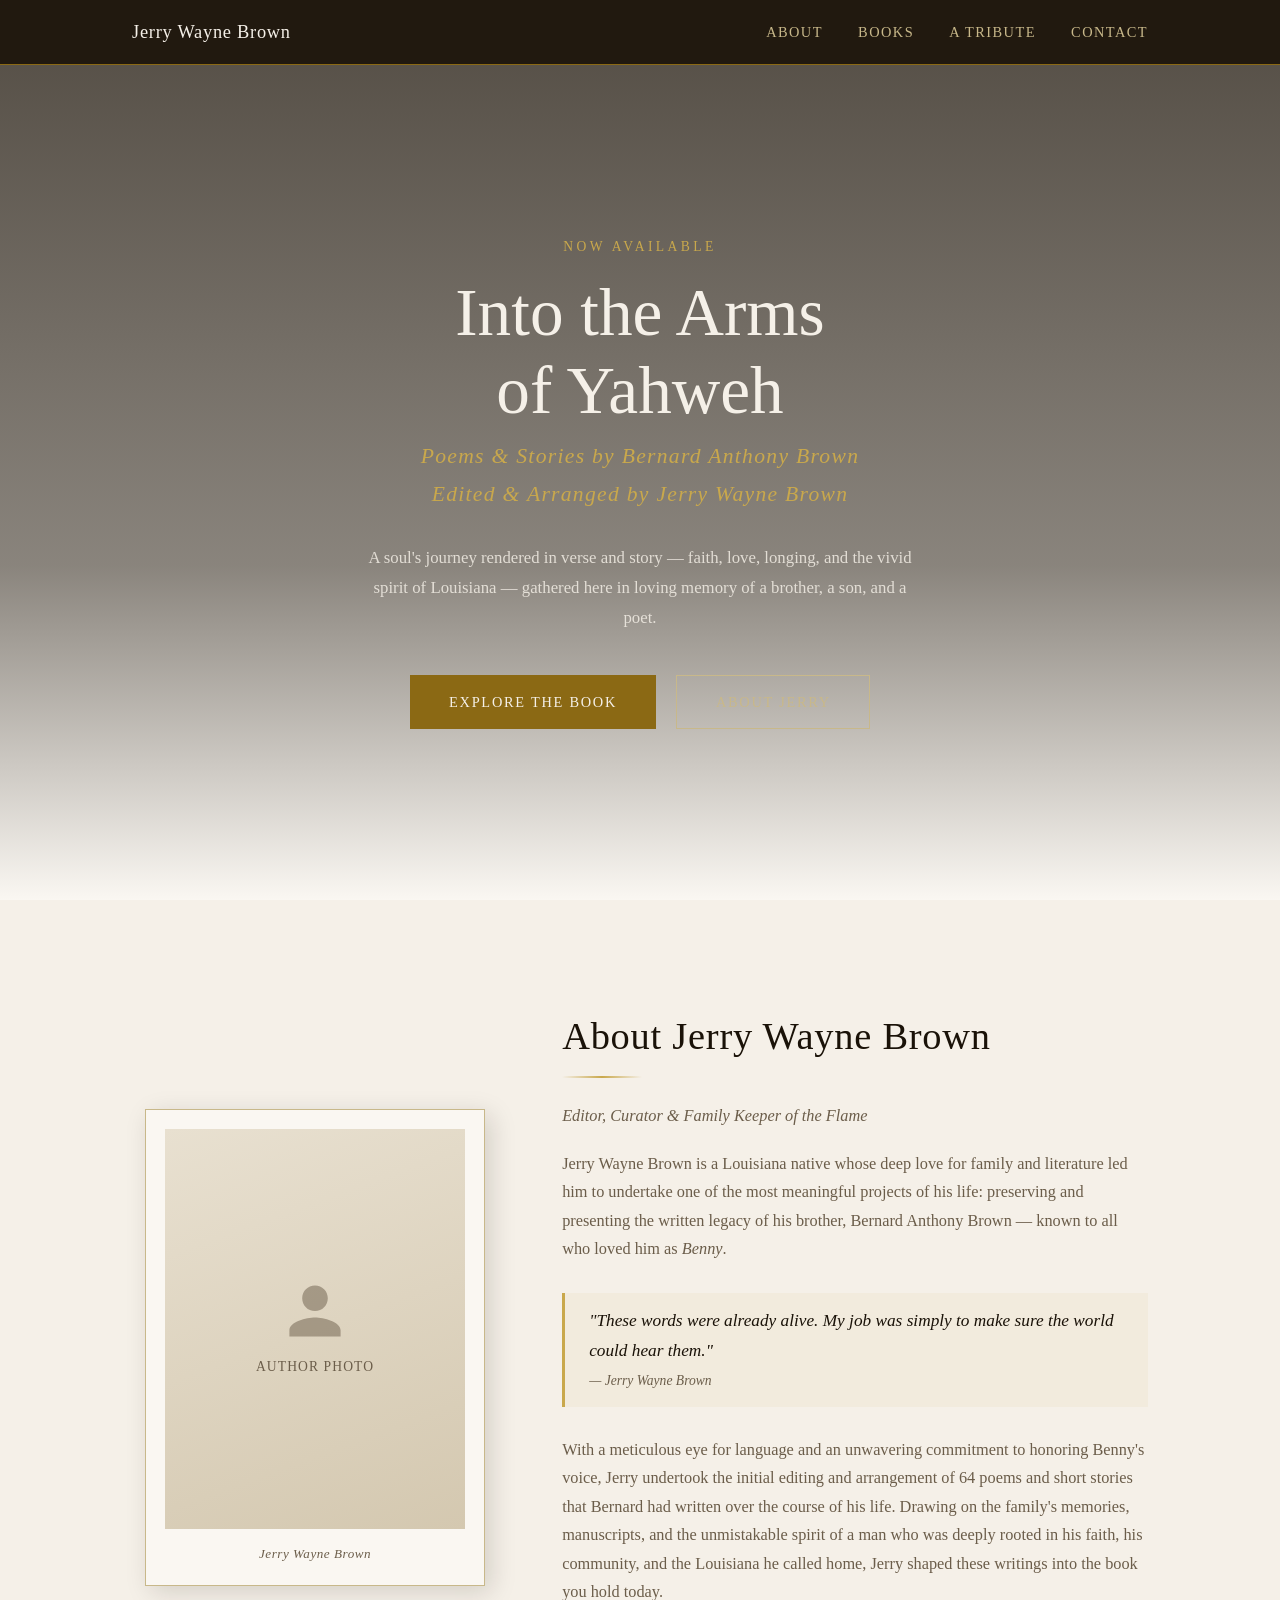
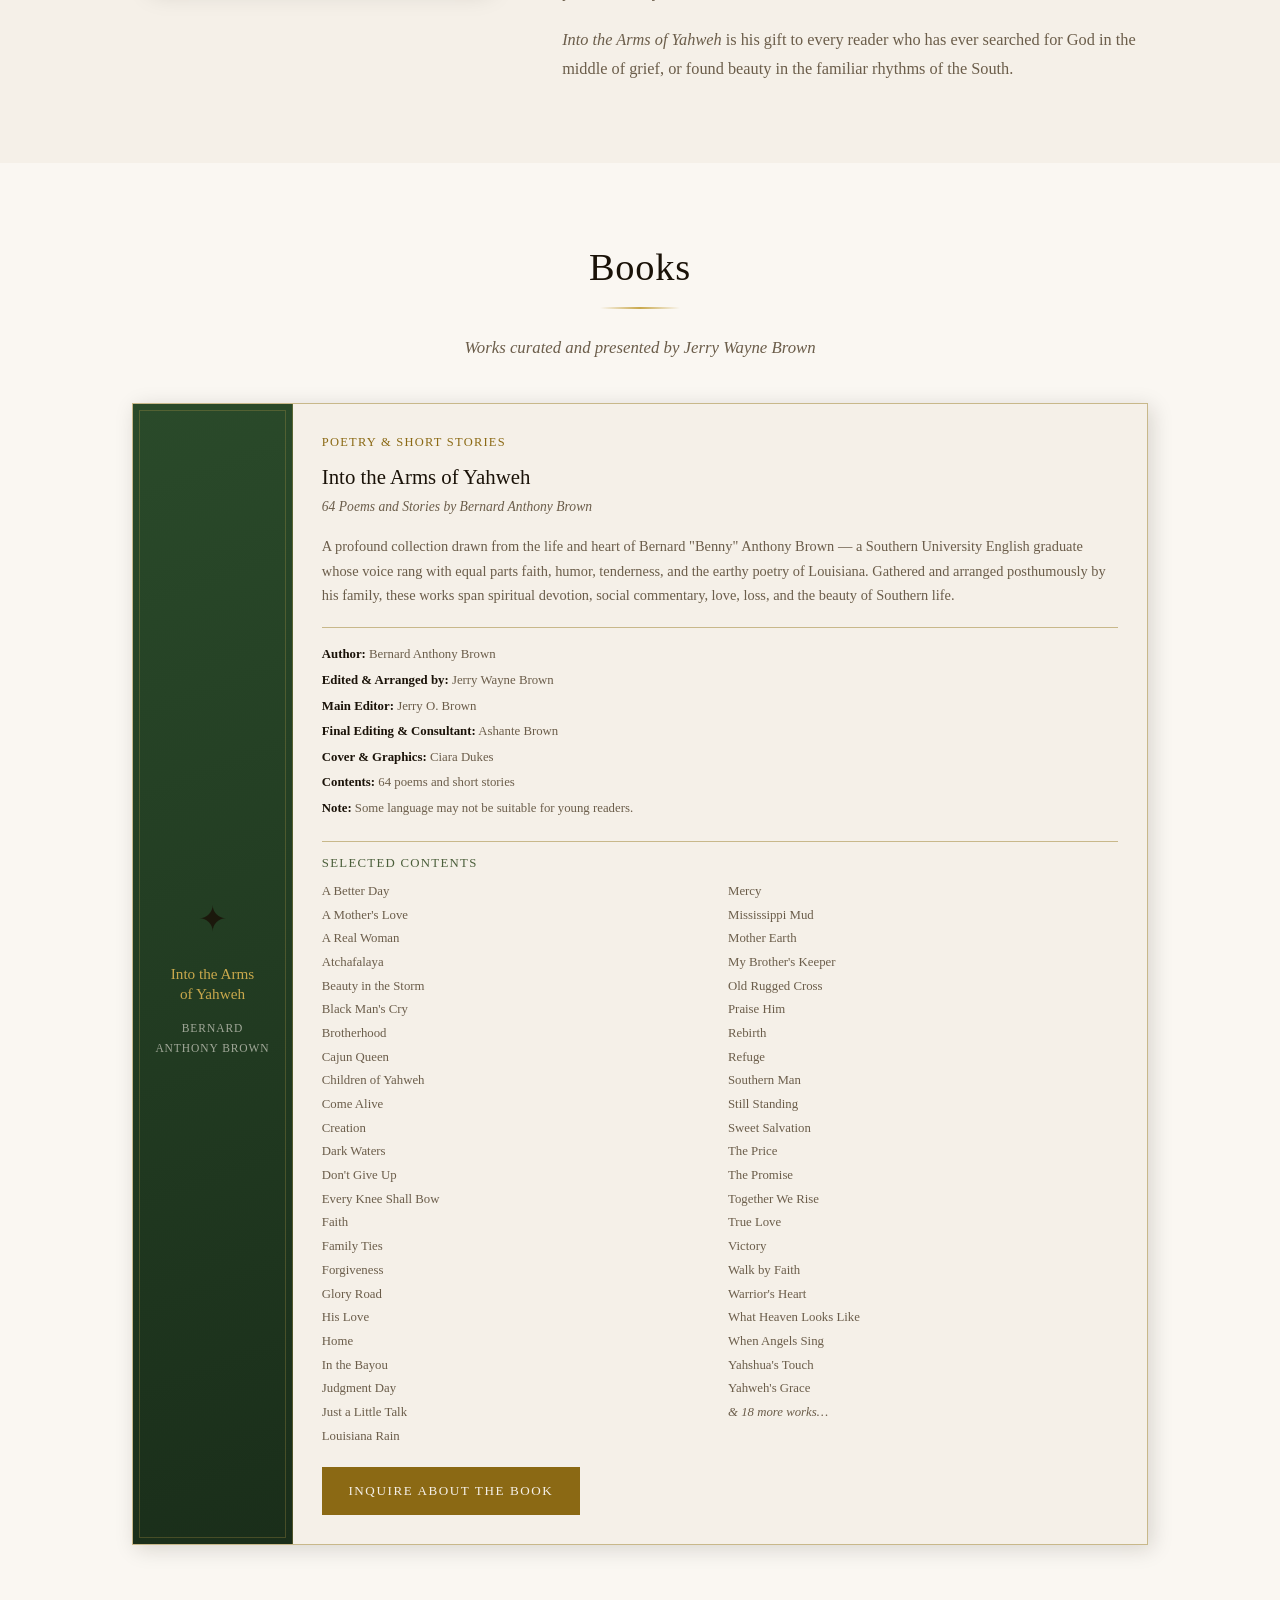
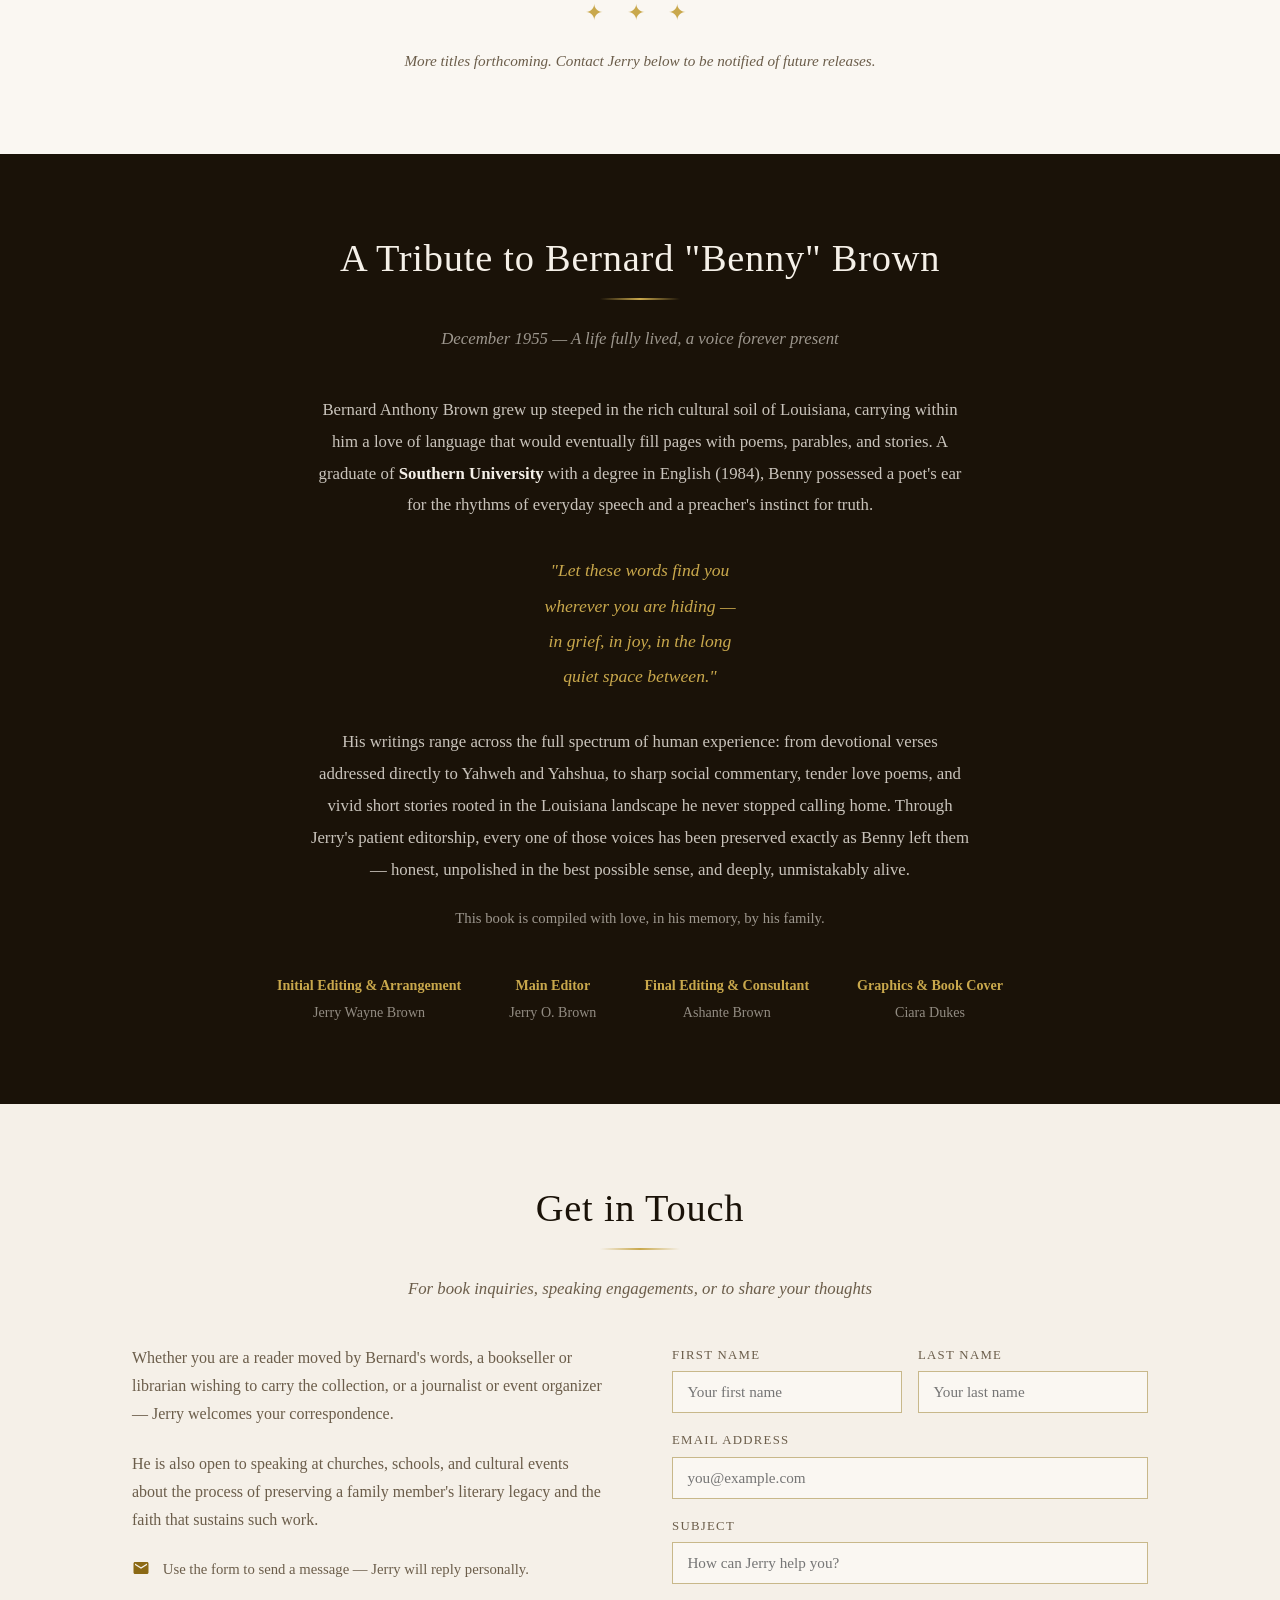
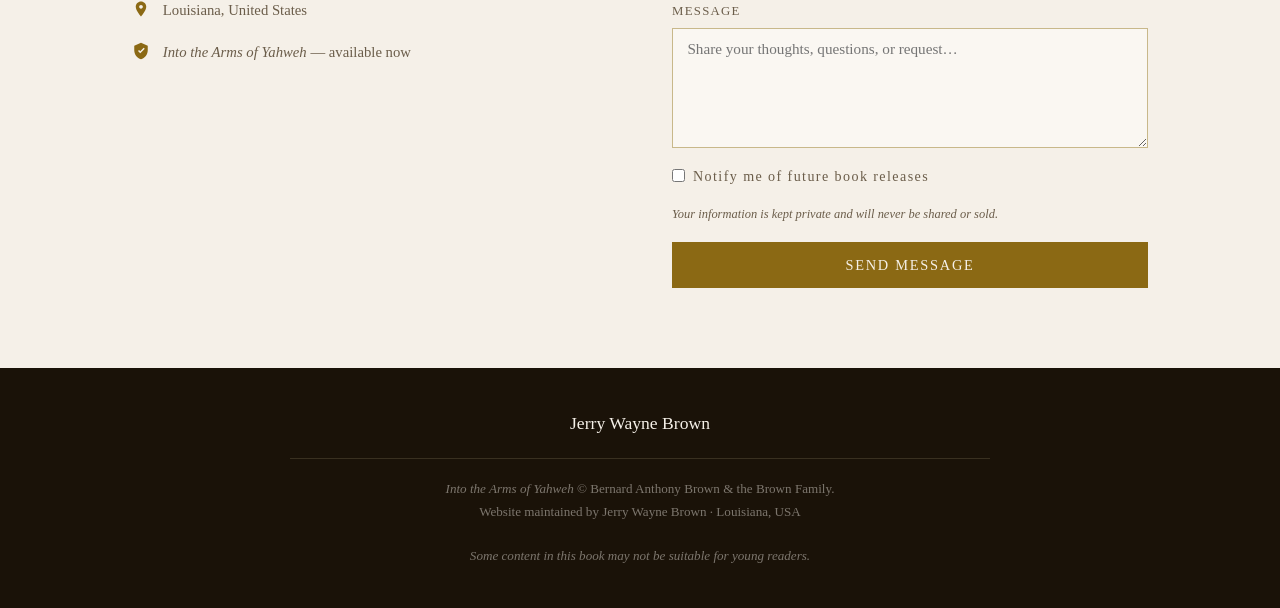
<file: index.html>
<!DOCTYPE html>
<html lang="en">
<head>
  <meta charset="UTF-8">
  <meta name="viewport" content="width=device-width, initial-scale=1.0">
  <title>Jerry Wayne Brown — Author &amp; Editor</title>
  <meta name="description" content="Official website of Jerry Wayne Brown — editor and curator of 'Into the Arms of Yahweh,' a collection of poems and stories by Bernard Anthony Brown.">
  <link rel="stylesheet" href="style.css">
</head>
<body>

<!-- ── Navigation ── -->
<nav id="nav">
  <div class="nav-inner">
    <span class="nav-brand">Jerry Wayne Brown</span>
    <button id="nav-toggle" aria-label="Open menu">
      <span></span><span></span><span></span>
    </button>
    <ul class="nav-links" id="nav-links">
      <li><a href="#about">About</a></li>
      <li><a href="#books">Books</a></li>
      <li><a href="#tribute">A Tribute</a></li>
      <li><a href="#contact">Contact</a></li>
    </ul>
  </div>
</nav>

<!-- ── Hero ── -->
<section id="hero">
  <div class="hero-content">
    <p class="hero-eyebrow">Now Available</p>
    <h1 class="hero-title">Into the Arms<br>of Yahweh</h1>
    <p class="hero-author">Poems &amp; Stories by Bernard Anthony Brown<br>
      <em>Edited &amp; Arranged by Jerry Wayne Brown</em></p>
    <p class="hero-tagline">
      A soul's journey rendered in verse and story — faith, love, longing,
      and the vivid spirit of Louisiana — gathered here in loving memory
      of a brother, a son, and a poet.
    </p>
    <div class="hero-buttons">
      <a href="#books" class="btn btn-primary">Explore the Book</a>
      <a href="#about" class="btn btn-outline">About Jerry</a>
    </div>
  </div>
</section>

<!-- ── About ── -->
<section id="about">
  <div class="container">
    <div class="about-grid">

      <div class="about-portrait">
        <div class="portrait-frame">
          <div class="portrait-placeholder">
            <svg viewBox="0 0 24 24" xmlns="http://www.w3.org/2000/svg">
              <path d="M12 12c2.7 0 4.8-2.1 4.8-4.8S14.7 2.4 12 2.4 7.2 4.5 7.2 7.2 9.3 12 12 12zm0 2.4c-3.2 0-9.6 1.6-9.6 4.8v2.4h19.2v-2.4c0-3.2-6.4-4.8-9.6-4.8z"/>
            </svg>
            <span>Author Photo</span>
          </div>
          <p class="portrait-caption">Jerry Wayne Brown</p>
        </div>
      </div>

      <div class="about-text">
        <h2 class="section-title">About Jerry Wayne Brown</h2>
        <div class="rule"></div>
        <p class="section-subtitle">Editor, Curator &amp; Family Keeper of the Flame</p>

        <p>
          Jerry Wayne Brown is a Louisiana native whose deep love for family
          and literature led him to undertake one of the most meaningful
          projects of his life: preserving and presenting the written legacy
          of his brother, Bernard Anthony Brown — known to all who loved him
          as <em>Benny</em>.
        </p>

        <div class="about-quote">
          <p>"These words were already alive. My job was simply to make sure
          the world could hear them."</p>
          <cite>— Jerry Wayne Brown</cite>
        </div>

        <p>
          With a meticulous eye for language and an unwavering commitment
          to honoring Benny's voice, Jerry undertook the initial editing and
          arrangement of 64 poems and short stories that Bernard had written
          over the course of his life. Drawing on the family's memories,
          manuscripts, and the unmistakable spirit of a man who was deeply
          rooted in his faith, his community, and the Louisiana he called home,
          Jerry shaped these writings into the book you hold today.
        </p>

        <p>
          <em>Into the Arms of Yahweh</em> is his gift to every reader
          who has ever searched for God in the middle of grief, or found
          beauty in the familiar rhythms of the South.
        </p>
      </div>

    </div>
  </div>
</section>

<!-- ── Books ── -->
<section id="books">
  <div class="container">
    <h2 class="section-title">Books</h2>
    <div class="rule"></div>
    <p class="section-subtitle">Works curated and presented by Jerry Wayne Brown</p>

    <div class="books-grid">
      <article class="book-card">

        <div class="book-cover">
          <div class="book-cover-icon">✦</div>
          <p class="book-cover-title">Into the Arms<br>of Yahweh</p>
          <p class="book-cover-author">Bernard Anthony Brown</p>
        </div>

        <div class="book-info">
          <p class="book-meta">Poetry &amp; Short Stories</p>
          <h3 class="book-title">Into the Arms of Yahweh</h3>
          <p class="book-subtitle">64 Poems and Stories by Bernard Anthony Brown</p>

          <p class="book-desc">
            A profound collection drawn from the life and heart of Bernard
            "Benny" Anthony Brown — a Southern University English graduate
            whose voice rang with equal parts faith, humor, tenderness, and
            the earthy poetry of Louisiana. Gathered and arranged posthumously
            by his family, these works span spiritual devotion, social
            commentary, love, loss, and the beauty of Southern life.
          </p>

          <div class="book-details">
            <strong>Author:</strong> Bernard Anthony Brown<br>
            <strong>Edited &amp; Arranged by:</strong> Jerry Wayne Brown<br>
            <strong>Main Editor:</strong> Jerry O. Brown<br>
            <strong>Final Editing &amp; Consultant:</strong> Ashante Brown<br>
            <strong>Cover &amp; Graphics:</strong> Ciara Dukes<br>
            <strong>Contents:</strong> 64 poems and short stories<br>
            <strong>Note:</strong> Some language may not be suitable for young readers.
          </div>

          <div class="book-toc">
            <h4>Selected Contents</h4>
            <ul class="toc-list">
              <li>A Better Day</li>
              <li>A Mother's Love</li>
              <li>A Real Woman</li>
              <li>Atchafalaya</li>
              <li>Beauty in the Storm</li>
              <li>Black Man's Cry</li>
              <li>Brotherhood</li>
              <li>Cajun Queen</li>
              <li>Children of Yahweh</li>
              <li>Come Alive</li>
              <li>Creation</li>
              <li>Dark Waters</li>
              <li>Don't Give Up</li>
              <li>Every Knee Shall Bow</li>
              <li>Faith</li>
              <li>Family Ties</li>
              <li>Forgiveness</li>
              <li>Glory Road</li>
              <li>His Love</li>
              <li>Home</li>
              <li>In the Bayou</li>
              <li>Judgment Day</li>
              <li>Just a Little Talk</li>
              <li>Louisiana Rain</li>
              <li>Mercy</li>
              <li>Mississippi Mud</li>
              <li>Mother Earth</li>
              <li>My Brother's Keeper</li>
              <li>Old Rugged Cross</li>
              <li>Praise Him</li>
              <li>Rebirth</li>
              <li>Refuge</li>
              <li>Southern Man</li>
              <li>Still Standing</li>
              <li>Sweet Salvation</li>
              <li>The Price</li>
              <li>The Promise</li>
              <li>Together We Rise</li>
              <li>True Love</li>
              <li>Victory</li>
              <li>Walk by Faith</li>
              <li>Warrior's Heart</li>
              <li>What Heaven Looks Like</li>
              <li>When Angels Sing</li>
              <li>Yahshua's Touch</li>
              <li>Yahweh's Grace</li>
              <li><em>&amp; 18 more works…</em></li>
            </ul>
          </div>

          <div style="margin-top:1.2rem;">
            <a href="#contact" class="btn btn-primary" style="font-size:0.82rem; padding:0.7rem 1.6rem;">Inquire About the Book</a>
          </div>
        </div>

      </article>
    </div>

    <div style="text-align:center; margin-top:3rem;">
      <span class="ornament">✦  ✦  ✦</span>
      <p style="font-style:italic; color:var(--muted); margin-top:1rem; font-size:0.95rem;">
        More titles forthcoming. Contact Jerry below to be notified of future releases.
      </p>
    </div>
  </div>
</section>

<!-- ── Tribute ── -->
<section id="tribute">
  <div class="container">
    <h2 class="section-title">A Tribute to Bernard "Benny" Brown</h2>
    <div class="rule"></div>
    <p class="section-subtitle">December 1955 — A life fully lived, a voice forever present</p>

    <div class="tribute-body">
      <p>
        Bernard Anthony Brown grew up steeped in the rich cultural soil of
        Louisiana, carrying within him a love of language that would eventually
        fill pages with poems, parables, and stories. A graduate of
        <strong style="color:var(--parchment);">Southern University</strong>
        with a degree in English (1984), Benny possessed a poet's ear for
        the rhythms of everyday speech and a preacher's instinct for truth.
      </p>

      <div class="tribute-poem">
        "Let these words find you<br>
        wherever you are hiding —<br>
        in grief, in joy, in the long<br>
        quiet space between."
      </div>

      <p>
        His writings range across the full spectrum of human experience:
        from devotional verses addressed directly to Yahweh and Yahshua,
        to sharp social commentary, tender love poems, and vivid short
        stories rooted in the Louisiana landscape he never stopped calling
        home. Through Jerry's patient editorship, every one of those voices
        has been preserved exactly as Benny left them — honest, unpolished
        in the best possible sense, and deeply, unmistakably alive.
      </p>

      <p style="margin-top:1.2rem; color:rgba(245,240,232,0.6); font-size:0.92rem;">
        This book is compiled with love, in his memory, by his family.
      </p>
    </div>

    <div class="tribute-credits">
      <div class="credit-item">
        <strong>Initial Editing &amp; Arrangement</strong>
        Jerry Wayne Brown
      </div>
      <div class="credit-item">
        <strong>Main Editor</strong>
        Jerry O. Brown
      </div>
      <div class="credit-item">
        <strong>Final Editing &amp; Consultant</strong>
        Ashante Brown
      </div>
      <div class="credit-item">
        <strong>Graphics &amp; Book Cover</strong>
        Ciara Dukes
      </div>
    </div>
  </div>
</section>

<!-- ── Contact ── -->
<section id="contact">
  <div class="container">
    <h2 class="section-title">Get in Touch</h2>
    <div class="rule"></div>
    <p class="section-subtitle">For book inquiries, speaking engagements, or to share your thoughts</p>

    <div class="contact-grid">

      <div class="contact-info">
        <p>
          Whether you are a reader moved by Bernard's words, a bookseller
          or librarian wishing to carry the collection, or a journalist or
          event organizer — Jerry welcomes your correspondence.
        </p>
        <p>
          He is also open to speaking at churches, schools, and cultural
          events about the process of preserving a family member's literary
          legacy and the faith that sustains such work.
        </p>

        <div class="contact-detail">
          <svg viewBox="0 0 24 24" xmlns="http://www.w3.org/2000/svg">
            <path d="M20 4H4c-1.1 0-2 .9-2 2v12c0 1.1.9 2 2 2h16c1.1 0 2-.9 2-2V6c0-1.1-.9-2-2-2zm0 4l-8 5-8-5V6l8 5 8-5v2z"/>
          </svg>
          <span>Use the form to send a message — Jerry will reply personally.</span>
        </div>

        <div class="contact-detail">
          <svg viewBox="0 0 24 24" xmlns="http://www.w3.org/2000/svg">
            <path d="M12 2C8.13 2 5 5.13 5 9c0 5.25 7 13 7 13s7-7.75 7-13c0-3.87-3.13-7-7-7zm0 9.5c-1.38 0-2.5-1.12-2.5-2.5s1.12-2.5 2.5-2.5 2.5 1.12 2.5 2.5-1.12 2.5-2.5 2.5z"/>
          </svg>
          <span>Louisiana, United States</span>
        </div>

        <div class="contact-detail">
          <svg viewBox="0 0 24 24" xmlns="http://www.w3.org/2000/svg">
            <path d="M12 1L3 5v6c0 5.55 3.84 10.74 9 12 5.16-1.26 9-6.45 9-12V5l-9-4zm-1 14l-3-3 1.41-1.41L11 12.17l4.59-4.58L17 9l-6 6z"/>
          </svg>
          <span><em>Into the Arms of Yahweh</em> — available now</span>
        </div>
      </div>

      <div>
        <form class="contact-form" name="contact" netlify onsubmit="handleSubmit(event)">
          <div class="form-row">
            <div class="form-group">
              <label for="fname">First Name</label>
              <input type="text" id="fname" name="first_name" required placeholder="Your first name">
            </div>
            <div class="form-group">
              <label for="lname">Last Name</label>
              <input type="text" id="lname" name="last_name" required placeholder="Your last name">
            </div>
          </div>

          <div class="form-group">
            <label for="email">Email Address</label>
            <input type="email" id="email" name="email" required placeholder="you@example.com">
          </div>

          <div class="form-group">
            <label for="subject">Subject</label>
            <input type="text" id="subject" name="subject" placeholder="How can Jerry help you?">
          </div>

          <div class="form-group">
            <label for="message">Message</label>
            <textarea id="message" name="message" required placeholder="Share your thoughts, questions, or request…"></textarea>
          </div>

          <div class="form-group">
            <label style="display:flex; align-items:center; gap:0.5rem; text-transform:none; font-size:0.88rem;">
              <input type="checkbox" name="newsletter" value="yes" style="width:auto;">
              Notify me of future book releases
            </label>
          </div>

          <p class="form-note">Your information is kept private and will never be shared or sold.</p>

          <button type="submit" class="btn btn-primary" id="submit-btn" style="width:100%; text-align:center; font-family:Georgia,serif;">
            Send Message
          </button>
          <div id="form-status" style="display:none; text-align:center; font-style:italic; color:var(--sage); padding:0.5rem;"></div>
        </form>
      </div>

    </div>
  </div>
</section>

<!-- ── Footer ── -->
<footer>
  <div class="footer-inner">
    <p class="footer-name">Jerry Wayne Brown</p>
    <hr class="footer-divider">
    <p class="footer-note">
      <em>Into the Arms of Yahweh</em> &copy; Bernard Anthony Brown &amp; the Brown Family.<br>
      Website maintained by Jerry Wayne Brown &middot; Louisiana, USA<br><br>
      <em>Some content in this book may not be suitable for young readers.</em>
    </p>
  </div>
</footer>

<script>
  // Mobile nav toggle
  const toggle = document.getElementById('nav-toggle');
  const links  = document.getElementById('nav-links');
  toggle.addEventListener('click', () => links.classList.toggle('open'));
  links.querySelectorAll('a').forEach(a => {
    a.addEventListener('click', () => links.classList.remove('open'));
  });

  // Contact form handler
  function handleSubmit(e) {
    e.preventDefault();
    const btn    = document.getElementById('submit-btn');
    const status = document.getElementById('form-status');
    btn.textContent = 'Sending…';
    btn.disabled = true;

    fetch('/', { method: 'POST', body: new FormData(e.target) })
      .then(() => {
        e.target.reset();
        btn.style.display = 'none';
        status.style.display = 'block';
        status.textContent = 'Thank you — your message has been received. Jerry will be in touch soon.';
      })
      .catch(() => {
        btn.textContent = 'Send Message';
        btn.disabled = false;
        status.style.display = 'block';
        status.style.color = '#7a3520';
        status.textContent = 'Something went wrong. Please try again.';
      });
  }

  // Active nav highlight on scroll
  const sections = document.querySelectorAll('section[id]');
  const navAs    = document.querySelectorAll('.nav-links a');

  const observer = new IntersectionObserver(entries => {
    entries.forEach(entry => {
      if (entry.isIntersecting) {
        navAs.forEach(a => {
          a.style.color = a.getAttribute('href') === '#' + entry.target.id
            ? 'var(--gold-lt)' : '';
        });
      }
    });
  }, { rootMargin: '-40% 0px -55% 0px' });

  sections.forEach(s => observer.observe(s));
</script>

</body>
</html>
</file>
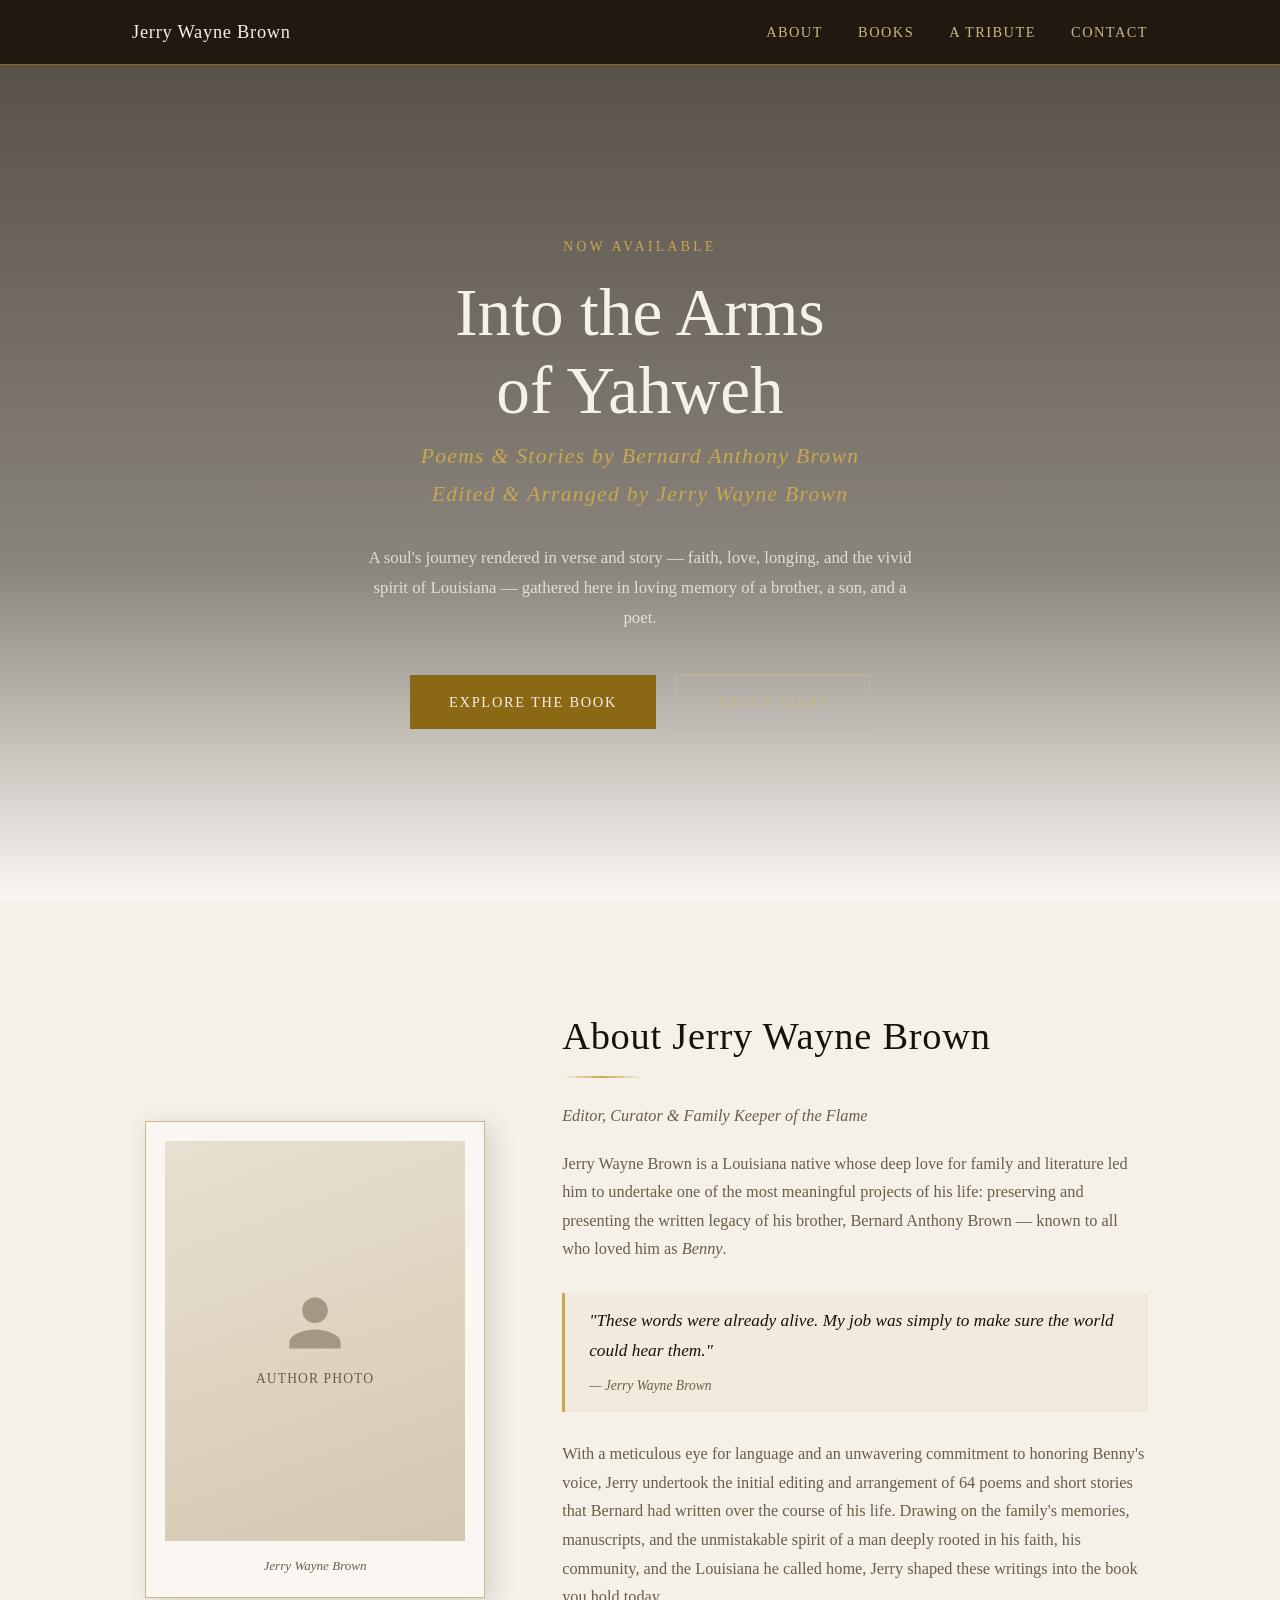
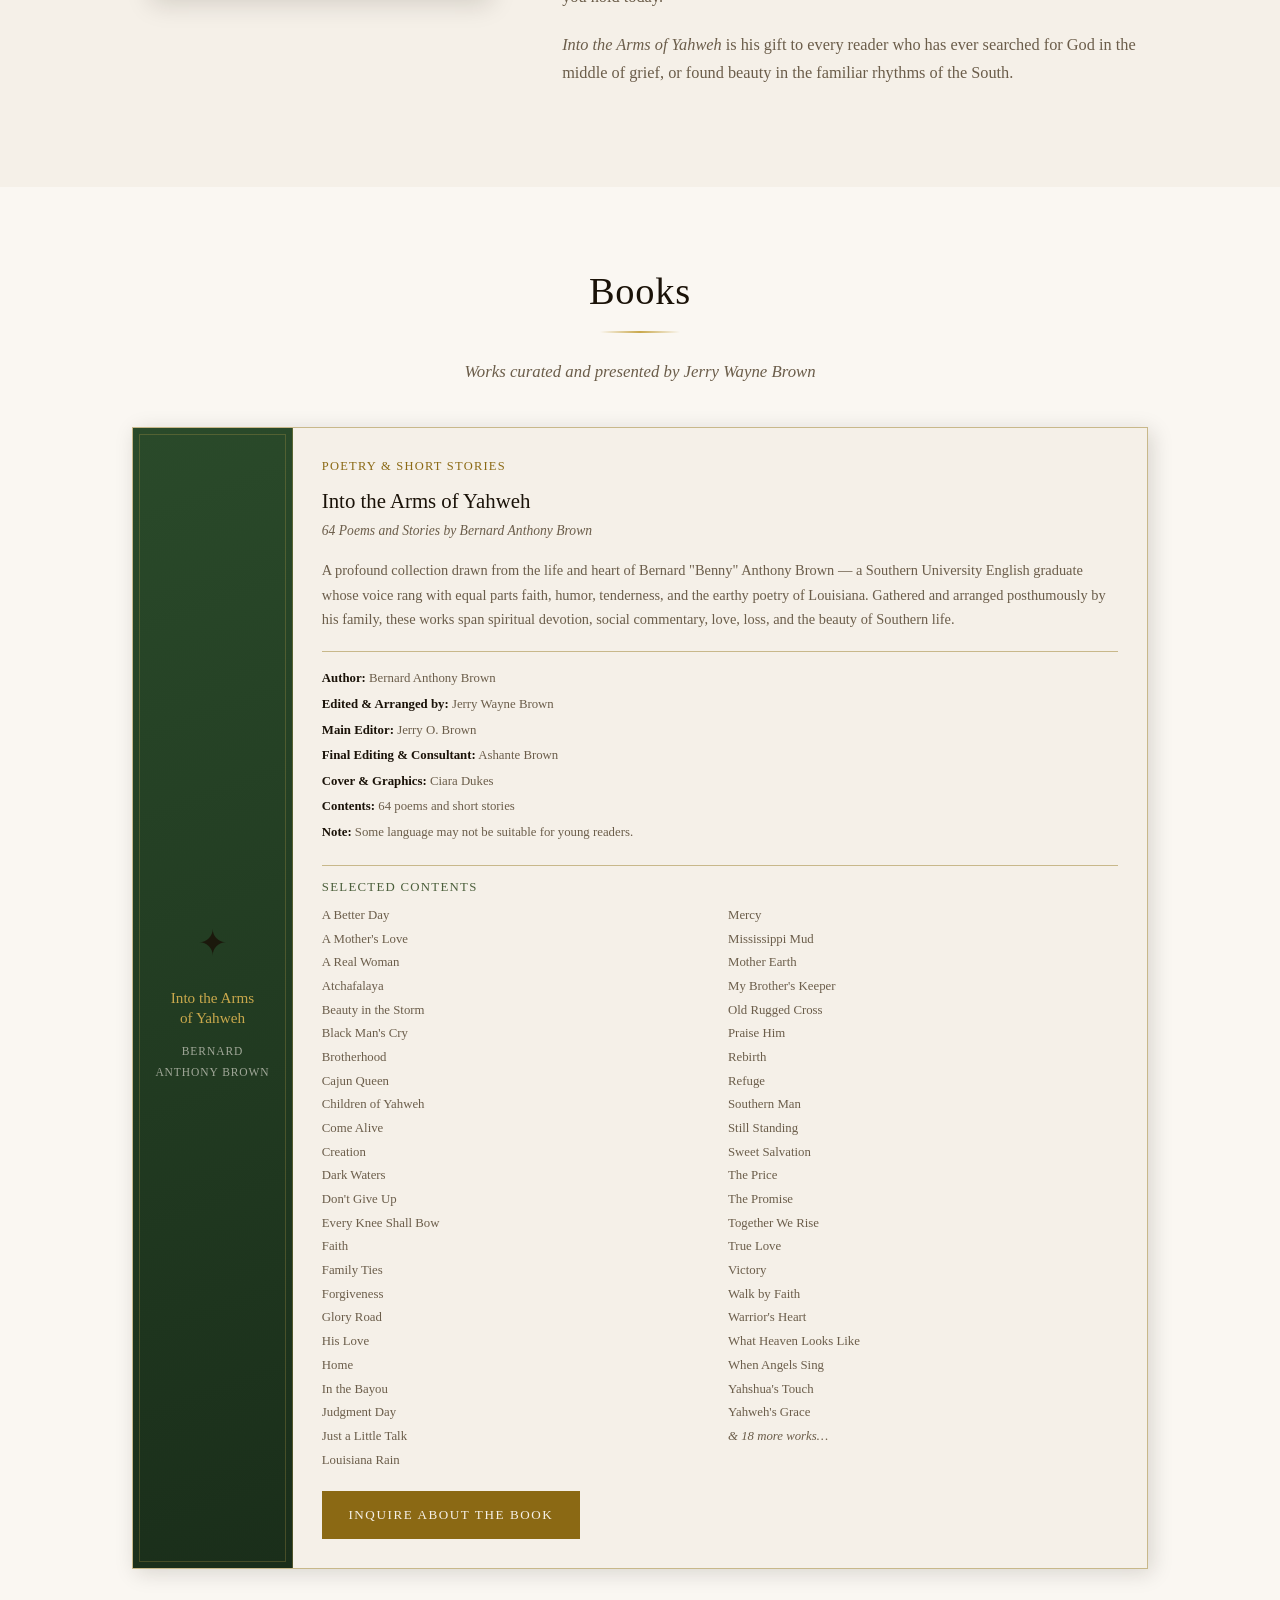
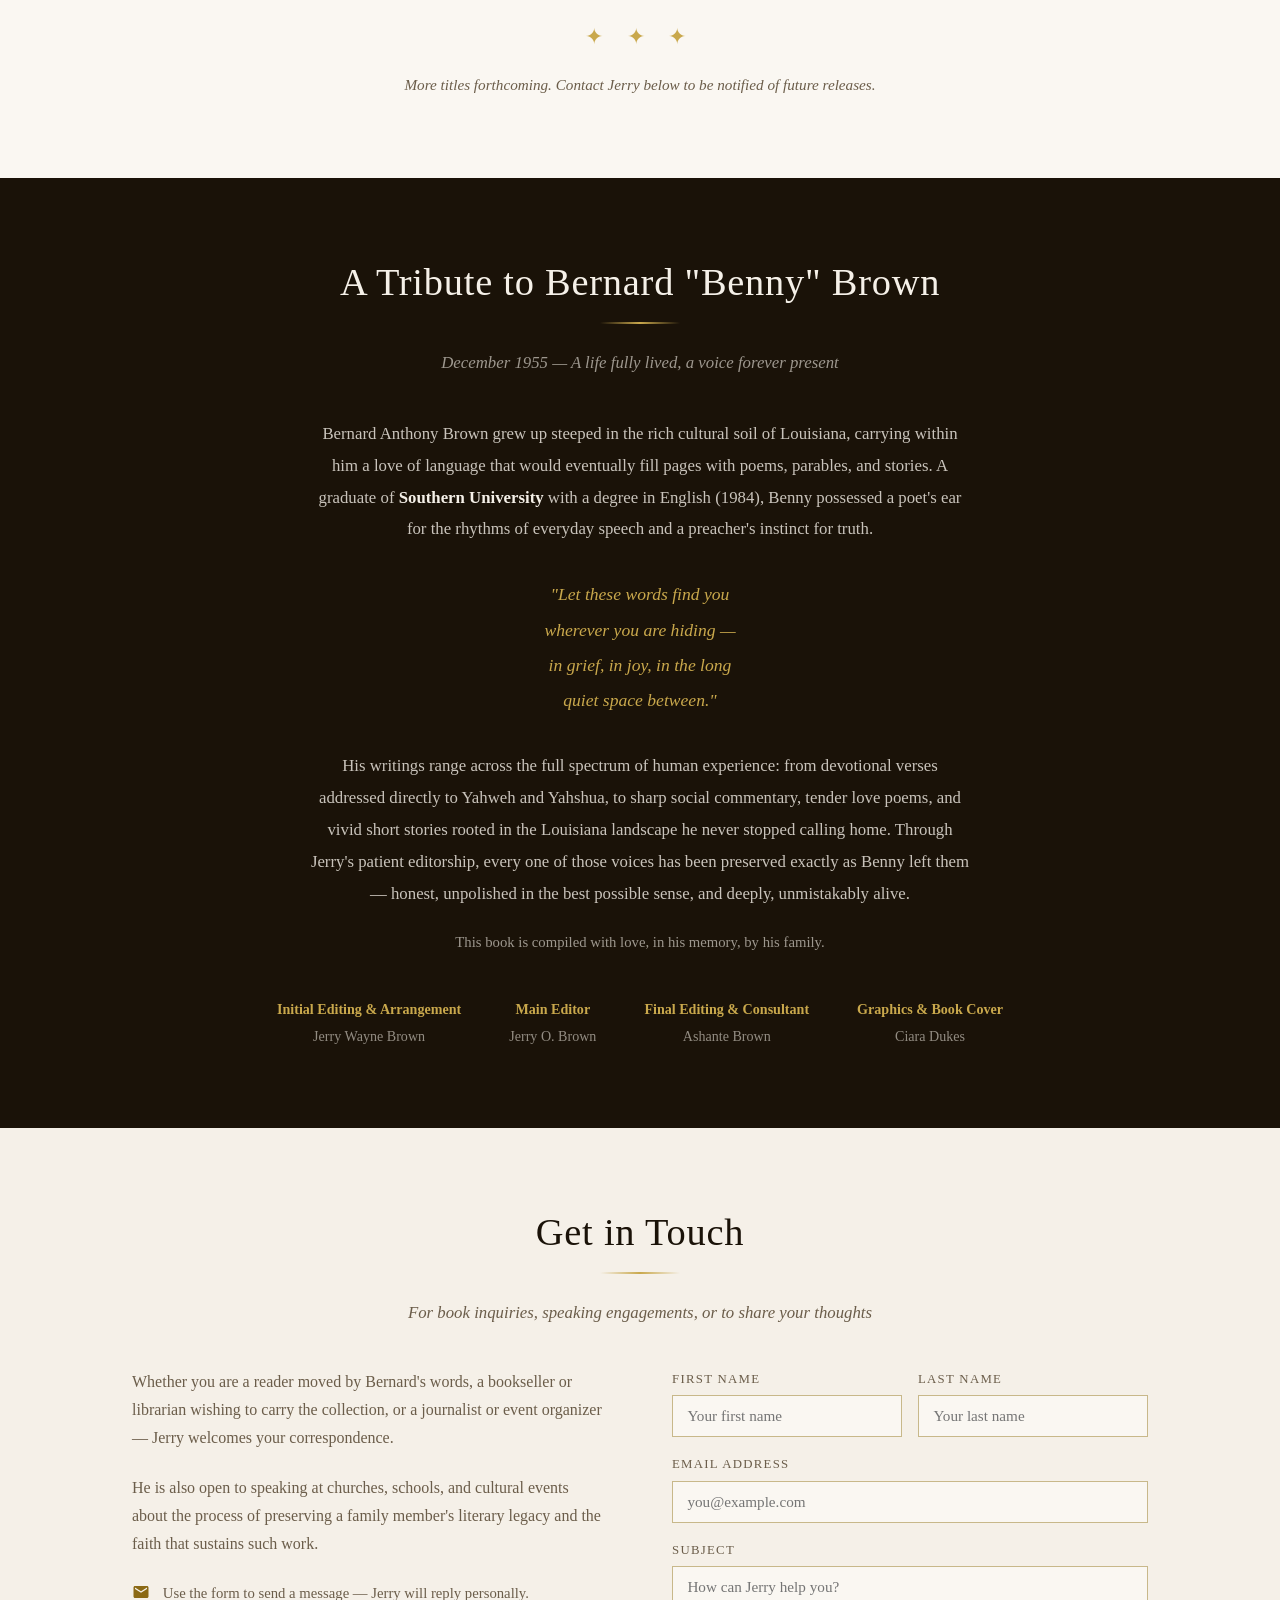
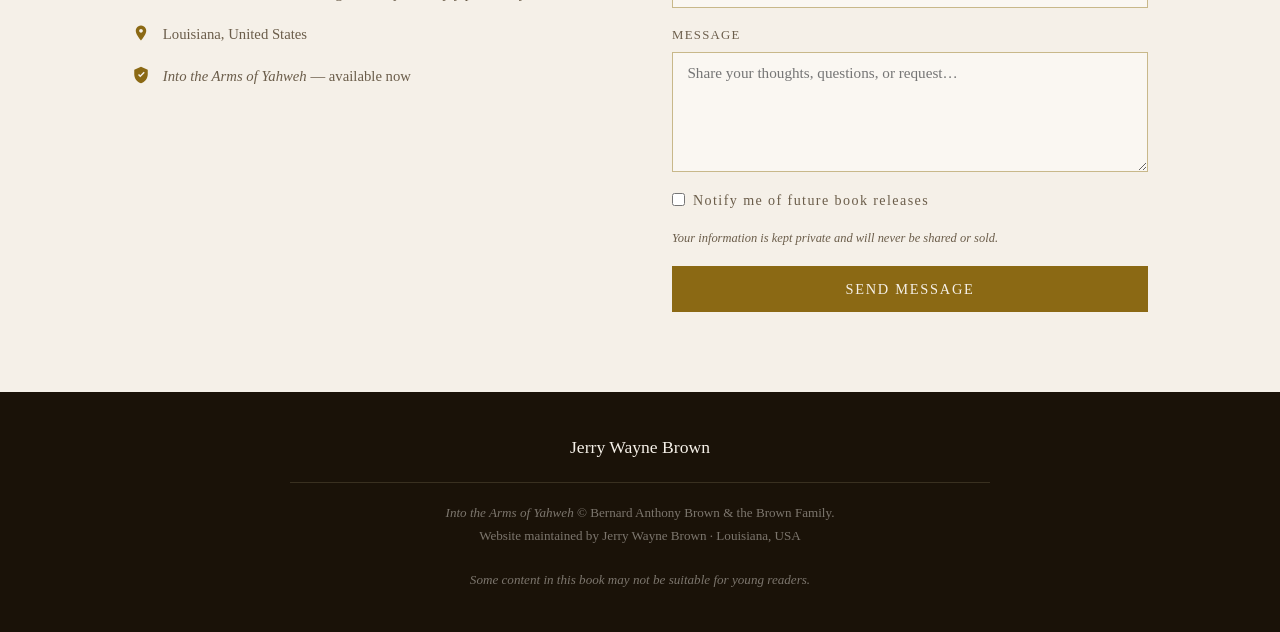
<file: preview.html>
<!DOCTYPE html>
<html lang="en">
<head>
  <meta charset="UTF-8">
  <meta name="viewport" content="width=device-width, initial-scale=1.0">
  <title>Jerry Wayne Brown — Author &amp; Editor</title>
  <meta name="description" content="Official website of Jerry Wayne Brown — editor and curator of 'Into the Arms of Yahweh,' a collection of poems and stories by Bernard Anthony Brown.">
  <style>
/* ── Reset & Base ── */
*, *::before, *::after { box-sizing: border-box; margin: 0; padding: 0; }

:root {
  --ink:       #1a1208;
  --parchment: #f5f0e8;
  --cream:     #faf7f2;
  --gold:      #8b6914;
  --gold-lt:   #c9a84c;
  --sage:      #4a5e3a;
  --rust:      #7a3520;
  --rule:      #c8b88a;
  --muted:     #6b5d4a;
  --white:     #ffffff;
  --shadow:    rgba(26,18,8,0.15);
}

html { scroll-behavior: smooth; }

body {
  font-family: Georgia, 'Times New Roman', serif;
  background: var(--cream);
  color: var(--ink);
  line-height: 1.75;
}

img { display: block; max-width: 100%; }

a { color: var(--gold); text-decoration: none; }
a:hover { text-decoration: underline; color: var(--rust); }

h1, h2, h3, h4 {
  font-family: 'Palatino Linotype', Palatino, Georgia, serif;
  font-weight: normal;
  line-height: 1.25;
  color: var(--ink);
}

.section-title {
  font-size: clamp(1.6rem, 4vw, 2.4rem);
  text-align: center;
  margin-bottom: 0.4rem;
  letter-spacing: 0.02em;
}

.section-subtitle {
  text-align: center;
  color: var(--muted);
  font-style: italic;
  font-size: 1.05rem;
  margin-bottom: 2.5rem;
}

.rule {
  width: 80px;
  height: 2px;
  background: linear-gradient(90deg, transparent, var(--gold-lt), transparent);
  margin: 1rem auto 1.5rem;
}

.ornament {
  display: block;
  text-align: center;
  color: var(--gold-lt);
  font-size: 1.4rem;
  letter-spacing: 0.4em;
  margin: 0.5rem 0;
}

.container {
  max-width: 1080px;
  margin: 0 auto;
  padding: 0 2rem;
}

section { padding: 5rem 0; }

/* ── Navigation ── */
#nav {
  position: fixed;
  top: 0; left: 0; right: 0;
  z-index: 100;
  background: rgba(26, 18, 8, 0.97);
  border-bottom: 1px solid var(--gold);
}

.nav-inner {
  max-width: 1080px;
  margin: 0 auto;
  padding: 0 2rem;
  display: flex;
  align-items: center;
  justify-content: space-between;
  height: 64px;
}

.nav-brand {
  font-family: 'Palatino Linotype', Palatino, Georgia, serif;
  color: var(--parchment);
  font-size: 1.15rem;
  letter-spacing: 0.04em;
}

.nav-links {
  display: flex;
  list-style: none;
  gap: 2.2rem;
}

.nav-links a {
  color: var(--rule);
  font-size: 0.9rem;
  letter-spacing: 0.1em;
  text-transform: uppercase;
  transition: color 0.2s;
}

.nav-links a:hover { color: var(--gold-lt); text-decoration: none; }

#nav-toggle {
  display: none;
  flex-direction: column;
  gap: 5px;
  background: none;
  border: none;
  cursor: pointer;
  padding: 4px;
}

#nav-toggle span {
  display: block;
  width: 24px;
  height: 2px;
  background: var(--rule);
  border-radius: 2px;
  transition: all 0.3s;
}

/* ── Hero ── */
#hero {
  margin-top: 64px;
  min-height: calc(100vh - 64px);
  background:
    linear-gradient(180deg, rgba(26,18,8,0.72) 0%, rgba(26,18,8,0.5) 60%, rgba(250,247,242,0) 100%),
    url('https://images.unsplash.com/photo-1481627834876-b7833e8f5570?w=1600&q=80') center/cover no-repeat;
  display: flex;
  align-items: center;
  justify-content: center;
  text-align: center;
  padding: 4rem 2rem;
}

.hero-content { max-width: 780px; }

.hero-eyebrow {
  font-size: 0.85rem;
  letter-spacing: 0.25em;
  text-transform: uppercase;
  color: var(--gold-lt);
  margin-bottom: 1rem;
}

.hero-title {
  font-family: 'Palatino Linotype', Palatino, Georgia, serif;
  font-size: clamp(2.4rem, 7vw, 4.2rem);
  color: var(--parchment);
  font-weight: normal;
  line-height: 1.15;
  margin-bottom: 0.6rem;
}

.hero-author {
  font-size: clamp(1rem, 2.5vw, 1.35rem);
  color: var(--gold-lt);
  font-style: italic;
  margin-bottom: 1.8rem;
  letter-spacing: 0.06em;
}

.hero-tagline {
  color: rgba(245,240,232,0.82);
  font-size: 1.05rem;
  line-height: 1.8;
  max-width: 560px;
  margin: 0 auto 2.6rem;
}

.btn {
  display: inline-block;
  padding: 0.85rem 2.4rem;
  font-size: 0.9rem;
  letter-spacing: 0.12em;
  text-transform: uppercase;
  border: 1px solid;
  transition: all 0.25s;
  cursor: pointer;
  text-decoration: none;
}

.btn-primary {
  background: var(--gold);
  border-color: var(--gold);
  color: var(--parchment);
}

.btn-primary:hover {
  background: var(--gold-lt);
  border-color: var(--gold-lt);
  color: var(--ink);
  text-decoration: none;
}

.btn-outline {
  background: transparent;
  border-color: var(--rule);
  color: var(--rule);
  margin-left: 1rem;
}

.btn-outline:hover {
  border-color: var(--gold-lt);
  color: var(--gold-lt);
  text-decoration: none;
}

/* ── About ── */
#about { background: var(--parchment); }

.about-grid {
  display: grid;
  grid-template-columns: 1fr 1.6fr;
  gap: 4rem;
  align-items: center;
  margin-top: 2rem;
}

.portrait-frame {
  background: var(--cream);
  border: 1px solid var(--rule);
  padding: 1.2rem;
  box-shadow: 6px 6px 24px var(--shadow);
  max-width: 340px;
  margin: 0 auto;
}

.portrait-placeholder {
  width: 100%;
  aspect-ratio: 3 / 4;
  background: linear-gradient(160deg, #e8e0d0 0%, #d4c8b0 100%);
  display: flex;
  flex-direction: column;
  align-items: center;
  justify-content: center;
  color: var(--muted);
  font-size: 0.85rem;
  letter-spacing: 0.08em;
  text-transform: uppercase;
}

.portrait-placeholder svg {
  width: 64px;
  height: 64px;
  fill: var(--muted);
  opacity: 0.5;
  margin-bottom: 0.8rem;
}

.portrait-caption {
  margin-top: 0.9rem;
  text-align: center;
  font-size: 0.82rem;
  color: var(--muted);
  font-style: italic;
}

.about-text .section-title { text-align: left; }
.about-text .rule { margin-left: 0; }
.about-text .section-subtitle { text-align: left; }

.about-text p {
  margin-bottom: 1.2rem;
  color: var(--muted);
  font-size: 1.02rem;
}

.about-quote {
  border-left: 3px solid var(--gold-lt);
  margin: 1.8rem 0;
  padding: 0.8rem 1.5rem;
  background: rgba(201,168,76,0.07);
}

.about-quote p {
  font-style: italic;
  font-size: 1.08rem;
  color: var(--ink);
  margin-bottom: 0.3rem;
}

.about-quote cite { font-size: 0.85rem; color: var(--muted); }

/* ── Books ── */
#books { background: var(--cream); }

.books-grid {
  display: grid;
  grid-template-columns: repeat(auto-fit, minmax(320px, 1fr));
  gap: 3rem;
  margin-top: 2rem;
}

.book-card {
  background: var(--parchment);
  border: 1px solid var(--rule);
  box-shadow: 4px 4px 20px var(--shadow);
  display: grid;
  grid-template-columns: 160px 1fr;
}

.book-cover {
  background: linear-gradient(160deg, #2a4a2a 0%, #1a2e1a 100%);
  min-height: 240px;
  display: flex;
  flex-direction: column;
  align-items: center;
  justify-content: center;
  padding: 1.5rem 1rem;
  text-align: center;
  border-right: 1px solid rgba(201,168,76,0.3);
  position: relative;
}

.book-cover::before {
  content: '';
  position: absolute;
  inset: 6px;
  border: 1px solid rgba(201,168,76,0.25);
  pointer-events: none;
}

.book-cover-title {
  font-family: 'Palatino Linotype', Palatino, Georgia, serif;
  color: var(--gold-lt);
  font-size: 0.95rem;
  line-height: 1.35;
  margin-bottom: 0.8rem;
}

.book-cover-author {
  font-size: 0.72rem;
  color: rgba(245,240,232,0.6);
  letter-spacing: 0.08em;
  text-transform: uppercase;
}

.book-cover-icon { font-size: 2.2rem; margin-bottom: 0.8rem; opacity: 0.85; }

.book-info { padding: 1.8rem; }

.book-meta {
  font-size: 0.78rem;
  letter-spacing: 0.1em;
  text-transform: uppercase;
  color: var(--gold);
  margin-bottom: 0.6rem;
}

.book-title {
  font-family: 'Palatino Linotype', Palatino, Georgia, serif;
  font-size: 1.3rem;
  color: var(--ink);
  margin-bottom: 0.3rem;
}

.book-subtitle { font-size: 0.85rem; color: var(--muted); font-style: italic; margin-bottom: 1rem; }

.book-desc { font-size: 0.9rem; color: var(--muted); line-height: 1.7; margin-bottom: 1.2rem; }

.book-details {
  font-size: 0.8rem;
  color: var(--muted);
  line-height: 2;
  border-top: 1px solid var(--rule);
  padding-top: 0.9rem;
  margin-bottom: 1.2rem;
}

.book-details strong { color: var(--ink); }

.book-toc {
  font-size: 0.8rem;
  color: var(--muted);
  border-top: 1px solid var(--rule);
  padding-top: 0.9rem;
}

.book-toc h4 {
  font-size: 0.8rem;
  text-transform: uppercase;
  letter-spacing: 0.1em;
  color: var(--sage);
  margin-bottom: 0.5rem;
}

.toc-list {
  columns: 2;
  column-gap: 1rem;
  list-style: none;
  line-height: 1.85;
}

.toc-list li { break-inside: avoid; }

/* ── Tribute ── */
#tribute {
  background: var(--ink);
  color: var(--parchment);
  text-align: center;
}

#tribute .section-title { color: var(--parchment); }
#tribute .section-subtitle { color: rgba(245,240,232,0.6); }
#tribute .rule { background: linear-gradient(90deg, transparent, var(--gold-lt), transparent); }

.tribute-body {
  max-width: 660px;
  margin: 0 auto;
  font-size: 1.05rem;
  color: rgba(245,240,232,0.8);
  line-height: 1.9;
}

.tribute-poem {
  font-family: 'Palatino Linotype', Palatino, Georgia, serif;
  font-style: italic;
  font-size: 1.1rem;
  color: var(--gold-lt);
  margin: 2rem 0;
  line-height: 2;
}

.tribute-credits {
  display: flex;
  justify-content: center;
  flex-wrap: wrap;
  gap: 1.5rem 3rem;
  margin-top: 2.5rem;
  font-size: 0.88rem;
  color: rgba(245,240,232,0.55);
}

.credit-item strong { color: var(--gold-lt); display: block; margin-bottom: 0.15rem; }

/* ── Contact ── */
#contact { background: var(--parchment); }

.contact-grid {
  display: grid;
  grid-template-columns: 1fr 1fr;
  gap: 4rem;
  align-items: start;
  margin-top: 2rem;
}

.contact-info p { color: var(--muted); font-size: 1rem; margin-bottom: 1.4rem; }

.contact-detail {
  display: flex;
  align-items: flex-start;
  gap: 0.8rem;
  margin-bottom: 1rem;
  font-size: 0.92rem;
  color: var(--muted);
}

.contact-detail svg { width: 18px; height: 18px; fill: var(--gold); flex-shrink: 0; margin-top: 2px; }

.contact-form { display: flex; flex-direction: column; gap: 1rem; }
.form-row { display: grid; grid-template-columns: 1fr 1fr; gap: 1rem; }
.form-group { display: flex; flex-direction: column; gap: 0.3rem; }

label { font-size: 0.8rem; text-transform: uppercase; letter-spacing: 0.1em; color: var(--muted); }

input, textarea {
  font-family: Georgia, serif;
  font-size: 0.95rem;
  color: var(--ink);
  background: var(--cream);
  border: 1px solid var(--rule);
  padding: 0.7rem 0.9rem;
  outline: none;
  transition: border-color 0.2s;
  width: 100%;
}

input:focus, textarea:focus { border-color: var(--gold); }
textarea { resize: vertical; min-height: 120px; }
.form-note { font-size: 0.78rem; color: var(--muted); font-style: italic; }

/* ── Footer ── */
footer { background: var(--ink); padding: 2.5rem 2rem; text-align: center; }

.footer-inner { max-width: 700px; margin: 0 auto; }

.footer-name {
  font-family: 'Palatino Linotype', Palatino, Georgia, serif;
  color: var(--parchment);
  font-size: 1.1rem;
  margin-bottom: 0.4rem;
}

.footer-note { font-size: 0.82rem; color: rgba(245,240,232,0.45); line-height: 1.7; }

.footer-divider {
  border: none;
  border-top: 1px solid rgba(200,184,138,0.18);
  margin: 1.2rem 0;
}

/* ── Responsive ── */
@media (max-width: 860px) {
  .about-grid { grid-template-columns: 1fr; gap: 2.5rem; }
  .about-portrait { max-width: 280px; margin: 0 auto; }
  .about-text .section-title,
  .about-text .rule,
  .about-text .section-subtitle { text-align: center; margin-left: auto; margin-right: auto; }
  .contact-grid { grid-template-columns: 1fr; gap: 2.5rem; }
  .book-card { grid-template-columns: 1fr; }
  .book-cover { min-height: 160px; border-right: none; border-bottom: 1px solid rgba(201,168,76,0.3); }
  .toc-list { columns: 1; }
  .form-row { grid-template-columns: 1fr; }
}

@media (max-width: 600px) {
  section { padding: 3.5rem 0; }
  .nav-links { display: none; flex-direction: column; position: absolute; top: 64px; left: 0; right: 0; background: rgba(26,18,8,0.99); padding: 1.5rem 2rem; gap: 1.2rem; border-bottom: 1px solid var(--gold); }
  .nav-links.open { display: flex; }
  #nav-toggle { display: flex; }
  .hero-buttons { display: flex; flex-direction: column; align-items: center; gap: 0.8rem; }
  .btn-outline { margin-left: 0; }
  .tribute-credits { flex-direction: column; align-items: center; gap: 1rem; }
}
  </style>
</head>
<body>

<!-- ── Navigation ── -->
<nav id="nav">
  <div class="nav-inner">
    <span class="nav-brand">Jerry Wayne Brown</span>
    <button id="nav-toggle" aria-label="Open menu">
      <span></span><span></span><span></span>
    </button>
    <ul class="nav-links" id="nav-links">
      <li><a href="#about">About</a></li>
      <li><a href="#books">Books</a></li>
      <li><a href="#tribute">A Tribute</a></li>
      <li><a href="#contact">Contact</a></li>
    </ul>
  </div>
</nav>

<!-- ── Hero ── -->
<section id="hero">
  <div class="hero-content">
    <p class="hero-eyebrow">Now Available</p>
    <h1 class="hero-title">Into the Arms<br>of Yahweh</h1>
    <p class="hero-author">Poems &amp; Stories by Bernard Anthony Brown<br>
      <em>Edited &amp; Arranged by Jerry Wayne Brown</em></p>
    <p class="hero-tagline">
      A soul's journey rendered in verse and story — faith, love, longing,
      and the vivid spirit of Louisiana — gathered here in loving memory
      of a brother, a son, and a poet.
    </p>
    <div class="hero-buttons">
      <a href="#books" class="btn btn-primary">Explore the Book</a>
      <a href="#about" class="btn btn-outline">About Jerry</a>
    </div>
  </div>
</section>

<!-- ── About ── -->
<section id="about">
  <div class="container">
    <div class="about-grid">

      <div class="about-portrait">
        <div class="portrait-frame">
          <div class="portrait-placeholder">
            <svg viewBox="0 0 24 24" xmlns="http://www.w3.org/2000/svg">
              <path d="M12 12c2.7 0 4.8-2.1 4.8-4.8S14.7 2.4 12 2.4 7.2 4.5 7.2 7.2 9.3 12 12 12zm0 2.4c-3.2 0-9.6 1.6-9.6 4.8v2.4h19.2v-2.4c0-3.2-6.4-4.8-9.6-4.8z"/>
            </svg>
            <span>Author Photo</span>
          </div>
          <p class="portrait-caption">Jerry Wayne Brown</p>
        </div>
      </div>

      <div class="about-text">
        <h2 class="section-title">About Jerry Wayne Brown</h2>
        <div class="rule"></div>
        <p class="section-subtitle">Editor, Curator &amp; Family Keeper of the Flame</p>

        <p>Jerry Wayne Brown is a Louisiana native whose deep love for family
          and literature led him to undertake one of the most meaningful
          projects of his life: preserving and presenting the written legacy
          of his brother, Bernard Anthony Brown — known to all who loved him
          as <em>Benny</em>.</p>

        <div class="about-quote">
          <p>"These words were already alive. My job was simply to make sure
          the world could hear them."</p>
          <cite>— Jerry Wayne Brown</cite>
        </div>

        <p>With a meticulous eye for language and an unwavering commitment
          to honoring Benny's voice, Jerry undertook the initial editing and
          arrangement of 64 poems and short stories that Bernard had written
          over the course of his life. Drawing on the family's memories,
          manuscripts, and the unmistakable spirit of a man deeply rooted in
          his faith, his community, and the Louisiana he called home, Jerry
          shaped these writings into the book you hold today.</p>

        <p><em>Into the Arms of Yahweh</em> is his gift to every reader
          who has ever searched for God in the middle of grief, or found
          beauty in the familiar rhythms of the South.</p>
      </div>

    </div>
  </div>
</section>

<!-- ── Books ── -->
<section id="books">
  <div class="container">
    <h2 class="section-title">Books</h2>
    <div class="rule"></div>
    <p class="section-subtitle">Works curated and presented by Jerry Wayne Brown</p>

    <div class="books-grid">
      <article class="book-card">

        <div class="book-cover">
          <div class="book-cover-icon">✦</div>
          <p class="book-cover-title">Into the Arms<br>of Yahweh</p>
          <p class="book-cover-author">Bernard Anthony Brown</p>
        </div>

        <div class="book-info">
          <p class="book-meta">Poetry &amp; Short Stories</p>
          <h3 class="book-title">Into the Arms of Yahweh</h3>
          <p class="book-subtitle">64 Poems and Stories by Bernard Anthony Brown</p>

          <p class="book-desc">A profound collection drawn from the life and heart of Bernard
            "Benny" Anthony Brown — a Southern University English graduate whose voice rang
            with equal parts faith, humor, tenderness, and the earthy poetry of Louisiana.
            Gathered and arranged posthumously by his family, these works span spiritual
            devotion, social commentary, love, loss, and the beauty of Southern life.</p>

          <div class="book-details">
            <strong>Author:</strong> Bernard Anthony Brown<br>
            <strong>Edited &amp; Arranged by:</strong> Jerry Wayne Brown<br>
            <strong>Main Editor:</strong> Jerry O. Brown<br>
            <strong>Final Editing &amp; Consultant:</strong> Ashante Brown<br>
            <strong>Cover &amp; Graphics:</strong> Ciara Dukes<br>
            <strong>Contents:</strong> 64 poems and short stories<br>
            <strong>Note:</strong> Some language may not be suitable for young readers.
          </div>

          <div class="book-toc">
            <h4>Selected Contents</h4>
            <ul class="toc-list">
              <li>A Better Day</li>
              <li>A Mother's Love</li>
              <li>A Real Woman</li>
              <li>Atchafalaya</li>
              <li>Beauty in the Storm</li>
              <li>Black Man's Cry</li>
              <li>Brotherhood</li>
              <li>Cajun Queen</li>
              <li>Children of Yahweh</li>
              <li>Come Alive</li>
              <li>Creation</li>
              <li>Dark Waters</li>
              <li>Don't Give Up</li>
              <li>Every Knee Shall Bow</li>
              <li>Faith</li>
              <li>Family Ties</li>
              <li>Forgiveness</li>
              <li>Glory Road</li>
              <li>His Love</li>
              <li>Home</li>
              <li>In the Bayou</li>
              <li>Judgment Day</li>
              <li>Just a Little Talk</li>
              <li>Louisiana Rain</li>
              <li>Mercy</li>
              <li>Mississippi Mud</li>
              <li>Mother Earth</li>
              <li>My Brother's Keeper</li>
              <li>Old Rugged Cross</li>
              <li>Praise Him</li>
              <li>Rebirth</li>
              <li>Refuge</li>
              <li>Southern Man</li>
              <li>Still Standing</li>
              <li>Sweet Salvation</li>
              <li>The Price</li>
              <li>The Promise</li>
              <li>Together We Rise</li>
              <li>True Love</li>
              <li>Victory</li>
              <li>Walk by Faith</li>
              <li>Warrior's Heart</li>
              <li>What Heaven Looks Like</li>
              <li>When Angels Sing</li>
              <li>Yahshua's Touch</li>
              <li>Yahweh's Grace</li>
              <li><em>&amp; 18 more works…</em></li>
            </ul>
          </div>

          <div style="margin-top:1.2rem;">
            <a href="#contact" class="btn btn-primary" style="font-size:0.82rem;padding:0.7rem 1.6rem;">Inquire About the Book</a>
          </div>
        </div>

      </article>
    </div>

    <div style="text-align:center;margin-top:3rem;">
      <span class="ornament">✦  ✦  ✦</span>
      <p style="font-style:italic;color:var(--muted);margin-top:1rem;font-size:0.95rem;">
        More titles forthcoming. Contact Jerry below to be notified of future releases.
      </p>
    </div>
  </div>
</section>

<!-- ── Tribute ── -->
<section id="tribute">
  <div class="container">
    <h2 class="section-title">A Tribute to Bernard "Benny" Brown</h2>
    <div class="rule"></div>
    <p class="section-subtitle">December 1955 — A life fully lived, a voice forever present</p>

    <div class="tribute-body">
      <p>Bernard Anthony Brown grew up steeped in the rich cultural soil of Louisiana,
        carrying within him a love of language that would eventually fill pages with poems,
        parables, and stories. A graduate of
        <strong style="color:var(--parchment);">Southern University</strong>
        with a degree in English (1984), Benny possessed a poet's ear for the rhythms of
        everyday speech and a preacher's instinct for truth.</p>

      <div class="tribute-poem">
        "Let these words find you<br>
        wherever you are hiding —<br>
        in grief, in joy, in the long<br>
        quiet space between."
      </div>

      <p>His writings range across the full spectrum of human experience: from devotional
        verses addressed directly to Yahweh and Yahshua, to sharp social commentary, tender
        love poems, and vivid short stories rooted in the Louisiana landscape he never stopped
        calling home. Through Jerry's patient editorship, every one of those voices has been
        preserved exactly as Benny left them — honest, unpolished in the best possible sense,
        and deeply, unmistakably alive.</p>

      <p style="margin-top:1.2rem;color:rgba(245,240,232,0.6);font-size:0.92rem;">
        This book is compiled with love, in his memory, by his family.</p>
    </div>

    <div class="tribute-credits">
      <div class="credit-item"><strong>Initial Editing &amp; Arrangement</strong>Jerry Wayne Brown</div>
      <div class="credit-item"><strong>Main Editor</strong>Jerry O. Brown</div>
      <div class="credit-item"><strong>Final Editing &amp; Consultant</strong>Ashante Brown</div>
      <div class="credit-item"><strong>Graphics &amp; Book Cover</strong>Ciara Dukes</div>
    </div>
  </div>
</section>

<!-- ── Contact ── -->
<section id="contact">
  <div class="container">
    <h2 class="section-title">Get in Touch</h2>
    <div class="rule"></div>
    <p class="section-subtitle">For book inquiries, speaking engagements, or to share your thoughts</p>

    <div class="contact-grid">

      <div class="contact-info">
        <p>Whether you are a reader moved by Bernard's words, a bookseller or librarian
          wishing to carry the collection, or a journalist or event organizer — Jerry
          welcomes your correspondence.</p>
        <p>He is also open to speaking at churches, schools, and cultural events about
          the process of preserving a family member's literary legacy and the faith that
          sustains such work.</p>

        <div class="contact-detail">
          <svg viewBox="0 0 24 24"><path d="M20 4H4c-1.1 0-2 .9-2 2v12c0 1.1.9 2 2 2h16c1.1 0 2-.9 2-2V6c0-1.1-.9-2-2-2zm0 4l-8 5-8-5V6l8 5 8-5v2z"/></svg>
          <span>Use the form to send a message — Jerry will reply personally.</span>
        </div>
        <div class="contact-detail">
          <svg viewBox="0 0 24 24"><path d="M12 2C8.13 2 5 5.13 5 9c0 5.25 7 13 7 13s7-7.75 7-13c0-3.87-3.13-7-7-7zm0 9.5c-1.38 0-2.5-1.12-2.5-2.5s1.12-2.5 2.5-2.5 2.5 1.12 2.5 2.5-1.12 2.5-2.5 2.5z"/></svg>
          <span>Louisiana, United States</span>
        </div>
        <div class="contact-detail">
          <svg viewBox="0 0 24 24"><path d="M12 1L3 5v6c0 5.55 3.84 10.74 9 12 5.16-1.26 9-6.45 9-12V5l-9-4zm-1 14l-3-3 1.41-1.41L11 12.17l4.59-4.58L17 9l-6 6z"/></svg>
          <span><em>Into the Arms of Yahweh</em> — available now</span>
        </div>
      </div>

      <div>
        <form class="contact-form" onsubmit="handleSubmit(event)">
          <div class="form-row">
            <div class="form-group">
              <label for="fname">First Name</label>
              <input type="text" id="fname" name="first_name" required placeholder="Your first name">
            </div>
            <div class="form-group">
              <label for="lname">Last Name</label>
              <input type="text" id="lname" name="last_name" required placeholder="Your last name">
            </div>
          </div>
          <div class="form-group">
            <label for="email">Email Address</label>
            <input type="email" id="email" name="email" required placeholder="you@example.com">
          </div>
          <div class="form-group">
            <label for="subject">Subject</label>
            <input type="text" id="subject" name="subject" placeholder="How can Jerry help you?">
          </div>
          <div class="form-group">
            <label for="message">Message</label>
            <textarea id="message" name="message" required placeholder="Share your thoughts, questions, or request…"></textarea>
          </div>
          <div class="form-group">
            <label style="display:flex;align-items:center;gap:0.5rem;text-transform:none;font-size:0.88rem;">
              <input type="checkbox" name="newsletter" value="yes" style="width:auto;">
              Notify me of future book releases
            </label>
          </div>
          <p class="form-note">Your information is kept private and will never be shared or sold.</p>
          <button type="submit" class="btn btn-primary" id="submit-btn" style="width:100%;text-align:center;font-family:Georgia,serif;">
            Send Message
          </button>
          <div id="form-status" style="display:none;text-align:center;font-style:italic;color:var(--sage);padding:0.5rem;"></div>
        </form>
      </div>

    </div>
  </div>
</section>

<!-- ── Footer ── -->
<footer>
  <div class="footer-inner">
    <p class="footer-name">Jerry Wayne Brown</p>
    <hr class="footer-divider">
    <p class="footer-note">
      <em>Into the Arms of Yahweh</em> &copy; Bernard Anthony Brown &amp; the Brown Family.<br>
      Website maintained by Jerry Wayne Brown &middot; Louisiana, USA<br><br>
      <em>Some content in this book may not be suitable for young readers.</em>
    </p>
  </div>
</footer>

<script>
  const toggle = document.getElementById('nav-toggle');
  const links  = document.getElementById('nav-links');
  toggle.addEventListener('click', () => links.classList.toggle('open'));
  links.querySelectorAll('a').forEach(a => a.addEventListener('click', () => links.classList.remove('open')));

  function handleSubmit(e) {
    e.preventDefault();
    const status = document.getElementById('form-status');
    document.getElementById('submit-btn').style.display = 'none';
    status.style.display = 'block';
    status.textContent = 'Thank you — your message has been received. Jerry will be in touch soon.';
  }

  const sections = document.querySelectorAll('section[id]');
  const navAs    = document.querySelectorAll('.nav-links a');
  const observer = new IntersectionObserver(entries => {
    entries.forEach(entry => {
      if (entry.isIntersecting) {
        navAs.forEach(a => {
          a.style.color = a.getAttribute('href') === '#' + entry.target.id ? 'var(--gold-lt)' : '';
        });
      }
    });
  }, { rootMargin: '-40% 0px -55% 0px' });
  sections.forEach(s => observer.observe(s));
</script>

</body>
</html>
</file>
<file: style.css>
/* ── Reset & Base ── */
*, *::before, *::after { box-sizing: border-box; margin: 0; padding: 0; }

:root {
  --ink:       #1a1208;
  --parchment: #f5f0e8;
  --cream:     #faf7f2;
  --gold:      #8b6914;
  --gold-lt:   #c9a84c;
  --sage:      #4a5e3a;
  --rust:      #7a3520;
  --rule:      #c8b88a;
  --muted:     #6b5d4a;
  --white:     #ffffff;
  --shadow:    rgba(26,18,8,0.15);
}

html { scroll-behavior: smooth; }

body {
  font-family: Georgia, 'Times New Roman', serif;
  background: var(--cream);
  color: var(--ink);
  line-height: 1.75;
}

img { display: block; max-width: 100%; }

a { color: var(--gold); text-decoration: none; }
a:hover { text-decoration: underline; color: var(--rust); }

/* ── Typography ── */
h1, h2, h3, h4 {
  font-family: 'Palatino Linotype', Palatino, Georgia, serif;
  font-weight: normal;
  line-height: 1.25;
  color: var(--ink);
}

.section-title {
  font-size: clamp(1.6rem, 4vw, 2.4rem);
  text-align: center;
  margin-bottom: 0.4rem;
  letter-spacing: 0.02em;
}

.section-subtitle {
  text-align: center;
  color: var(--muted);
  font-style: italic;
  font-size: 1.05rem;
  margin-bottom: 2.5rem;
}

.rule {
  width: 80px;
  height: 2px;
  background: linear-gradient(90deg, transparent, var(--gold-lt), transparent);
  margin: 1rem auto 1.5rem;
}

.ornament {
  display: block;
  text-align: center;
  color: var(--gold-lt);
  font-size: 1.4rem;
  letter-spacing: 0.4em;
  margin: 0.5rem 0;
}

/* ── Layout ── */
.container {
  max-width: 1080px;
  margin: 0 auto;
  padding: 0 2rem;
}

section { padding: 5rem 0; }

/* ── Navigation ── */
#nav {
  position: fixed;
  top: 0; left: 0; right: 0;
  z-index: 100;
  background: rgba(26, 18, 8, 0.97);
  border-bottom: 1px solid var(--gold);
}

.nav-inner {
  max-width: 1080px;
  margin: 0 auto;
  padding: 0 2rem;
  display: flex;
  align-items: center;
  justify-content: space-between;
  height: 64px;
}

.nav-brand {
  font-family: 'Palatino Linotype', Palatino, Georgia, serif;
  color: var(--parchment);
  font-size: 1.15rem;
  letter-spacing: 0.04em;
}

.nav-links {
  display: flex;
  list-style: none;
  gap: 2.2rem;
}

.nav-links a {
  color: var(--rule);
  font-size: 0.9rem;
  letter-spacing: 0.1em;
  text-transform: uppercase;
  transition: color 0.2s;
}

.nav-links a:hover { color: var(--gold-lt); text-decoration: none; }

/* Hamburger */
#nav-toggle {
  display: none;
  flex-direction: column;
  gap: 5px;
  background: none;
  border: none;
  cursor: pointer;
  padding: 4px;
}

#nav-toggle span {
  display: block;
  width: 24px;
  height: 2px;
  background: var(--rule);
  border-radius: 2px;
  transition: all 0.3s;
}

/* ── Hero ── */
#hero {
  margin-top: 64px;
  min-height: calc(100vh - 64px);
  background:
    linear-gradient(180deg, rgba(26,18,8,0.72) 0%, rgba(26,18,8,0.5) 60%, rgba(250,247,242,0) 100%),
    url('https://images.unsplash.com/photo-1481627834876-b7833e8f5570?w=1600&q=80') center/cover no-repeat;
  display: flex;
  align-items: center;
  justify-content: center;
  text-align: center;
  padding: 4rem 2rem;
}

.hero-content { max-width: 780px; }

.hero-eyebrow {
  font-size: 0.85rem;
  letter-spacing: 0.25em;
  text-transform: uppercase;
  color: var(--gold-lt);
  margin-bottom: 1rem;
}

.hero-title {
  font-family: 'Palatino Linotype', Palatino, Georgia, serif;
  font-size: clamp(2.4rem, 7vw, 4.2rem);
  color: var(--parchment);
  font-weight: normal;
  line-height: 1.15;
  margin-bottom: 0.6rem;
}

.hero-author {
  font-size: clamp(1rem, 2.5vw, 1.35rem);
  color: var(--gold-lt);
  font-style: italic;
  margin-bottom: 1.8rem;
  letter-spacing: 0.06em;
}

.hero-tagline {
  color: rgba(245,240,232,0.82);
  font-size: 1.05rem;
  line-height: 1.8;
  max-width: 560px;
  margin: 0 auto 2.6rem;
}

.btn {
  display: inline-block;
  padding: 0.85rem 2.4rem;
  font-size: 0.9rem;
  letter-spacing: 0.12em;
  text-transform: uppercase;
  border: 1px solid;
  transition: all 0.25s;
  cursor: pointer;
  text-decoration: none;
}

.btn-primary {
  background: var(--gold);
  border-color: var(--gold);
  color: var(--parchment);
}

.btn-primary:hover {
  background: var(--gold-lt);
  border-color: var(--gold-lt);
  color: var(--ink);
  text-decoration: none;
}

.btn-outline {
  background: transparent;
  border-color: var(--rule);
  color: var(--rule);
  margin-left: 1rem;
}

.btn-outline:hover {
  border-color: var(--gold-lt);
  color: var(--gold-lt);
  text-decoration: none;
}

/* ── About ── */
#about { background: var(--parchment); }

.about-grid {
  display: grid;
  grid-template-columns: 1fr 1.6fr;
  gap: 4rem;
  align-items: center;
  margin-top: 2rem;
}

.about-portrait {
  position: relative;
}

.portrait-frame {
  background: var(--cream);
  border: 1px solid var(--rule);
  padding: 1.2rem;
  box-shadow: 6px 6px 24px var(--shadow);
  max-width: 340px;
  margin: 0 auto;
}

.portrait-placeholder {
  width: 100%;
  aspect-ratio: 3 / 4;
  background: linear-gradient(160deg, #e8e0d0 0%, #d4c8b0 100%);
  display: flex;
  flex-direction: column;
  align-items: center;
  justify-content: center;
  color: var(--muted);
  font-size: 0.85rem;
  letter-spacing: 0.08em;
  text-transform: uppercase;
}

.portrait-placeholder svg {
  width: 64px;
  height: 64px;
  fill: var(--muted);
  opacity: 0.5;
  margin-bottom: 0.8rem;
}

.portrait-caption {
  margin-top: 0.9rem;
  text-align: center;
  font-size: 0.82rem;
  color: var(--muted);
  font-style: italic;
  letter-spacing: 0.04em;
}

.about-text .section-title { text-align: left; }
.about-text .rule { margin-left: 0; }
.about-text .section-subtitle { text-align: left; }

.about-text p {
  margin-bottom: 1.2rem;
  color: var(--muted);
  font-size: 1.02rem;
}

.about-text p:last-of-type { margin-bottom: 0; }

.about-quote {
  border-left: 3px solid var(--gold-lt);
  margin: 1.8rem 0;
  padding: 0.8rem 1.5rem;
  background: rgba(201,168,76,0.07);
}

.about-quote p {
  font-style: italic;
  font-size: 1.08rem;
  color: var(--ink);
  margin-bottom: 0.3rem;
}

.about-quote cite {
  font-size: 0.85rem;
  color: var(--muted);
}

/* ── Books ── */
#books { background: var(--cream); }

.books-grid {
  display: grid;
  grid-template-columns: repeat(auto-fit, minmax(320px, 1fr));
  gap: 3rem;
  margin-top: 2rem;
}

.book-card {
  background: var(--parchment);
  border: 1px solid var(--rule);
  box-shadow: 4px 4px 20px var(--shadow);
  display: grid;
  grid-template-columns: 160px 1fr;
  gap: 0;
}

.book-cover {
  background: linear-gradient(160deg, #2a4a2a 0%, #1a2e1a 100%);
  min-height: 240px;
  display: flex;
  flex-direction: column;
  align-items: center;
  justify-content: center;
  padding: 1.5rem 1rem;
  text-align: center;
  border-right: 1px solid rgba(201,168,76,0.3);
  position: relative;
}

.book-cover::before {
  content: '';
  position: absolute;
  inset: 6px;
  border: 1px solid rgba(201,168,76,0.25);
  pointer-events: none;
}

.book-cover-title {
  font-family: 'Palatino Linotype', Palatino, Georgia, serif;
  color: var(--gold-lt);
  font-size: 0.95rem;
  line-height: 1.35;
  margin-bottom: 0.8rem;
}

.book-cover-author {
  font-size: 0.72rem;
  color: rgba(245,240,232,0.6);
  letter-spacing: 0.08em;
  text-transform: uppercase;
}

.book-cover-icon {
  font-size: 2.2rem;
  margin-bottom: 0.8rem;
  opacity: 0.85;
}

.book-info {
  padding: 1.8rem;
}

.book-meta {
  font-size: 0.78rem;
  letter-spacing: 0.1em;
  text-transform: uppercase;
  color: var(--gold);
  margin-bottom: 0.6rem;
}

.book-title {
  font-family: 'Palatino Linotype', Palatino, Georgia, serif;
  font-size: 1.3rem;
  color: var(--ink);
  margin-bottom: 0.3rem;
}

.book-subtitle {
  font-size: 0.85rem;
  color: var(--muted);
  font-style: italic;
  margin-bottom: 1rem;
}

.book-desc {
  font-size: 0.9rem;
  color: var(--muted);
  line-height: 1.7;
  margin-bottom: 1.2rem;
}

.book-details {
  font-size: 0.8rem;
  color: var(--muted);
  line-height: 2;
  border-top: 1px solid var(--rule);
  padding-top: 0.9rem;
  margin-bottom: 1.2rem;
}

.book-details strong { color: var(--ink); }

.book-toc {
  margin-top: 0.6rem;
  font-size: 0.8rem;
  color: var(--muted);
  border-top: 1px solid var(--rule);
  padding-top: 0.9rem;
}

.book-toc h4 {
  font-size: 0.8rem;
  text-transform: uppercase;
  letter-spacing: 0.1em;
  color: var(--sage);
  margin-bottom: 0.5rem;
}

.toc-list {
  columns: 2;
  column-gap: 1rem;
  list-style: none;
  line-height: 1.85;
}

.toc-list li { break-inside: avoid; }

/* ── Tribute ── */
#tribute {
  background: var(--ink);
  color: var(--parchment);
  padding: 5rem 0;
  text-align: center;
}

#tribute .section-title { color: var(--parchment); }
#tribute .section-subtitle { color: rgba(245,240,232,0.6); }
#tribute .rule { background: linear-gradient(90deg, transparent, var(--gold-lt), transparent); }

.tribute-body {
  max-width: 660px;
  margin: 0 auto;
  font-size: 1.05rem;
  color: rgba(245,240,232,0.8);
  line-height: 1.9;
}

.tribute-poem {
  font-family: 'Palatino Linotype', Palatino, Georgia, serif;
  font-style: italic;
  font-size: 1.1rem;
  color: var(--gold-lt);
  margin: 2rem 0;
  line-height: 2;
}

.tribute-credits {
  display: flex;
  justify-content: center;
  flex-wrap: wrap;
  gap: 1.5rem 3rem;
  margin-top: 2.5rem;
  font-size: 0.88rem;
  color: rgba(245,240,232,0.55);
}

.credit-item strong { color: var(--gold-lt); display: block; margin-bottom: 0.15rem; }

/* ── Contact ── */
#contact { background: var(--parchment); }

.contact-grid {
  display: grid;
  grid-template-columns: 1fr 1fr;
  gap: 4rem;
  align-items: start;
  margin-top: 2rem;
}

.contact-info p {
  color: var(--muted);
  font-size: 1rem;
  margin-bottom: 1.4rem;
}

.contact-detail {
  display: flex;
  align-items: flex-start;
  gap: 0.8rem;
  margin-bottom: 1rem;
  font-size: 0.92rem;
  color: var(--muted);
}

.contact-detail svg {
  width: 18px;
  height: 18px;
  fill: var(--gold);
  flex-shrink: 0;
  margin-top: 2px;
}

.contact-form { display: flex; flex-direction: column; gap: 1rem; }

.form-row { display: grid; grid-template-columns: 1fr 1fr; gap: 1rem; }

.form-group { display: flex; flex-direction: column; gap: 0.3rem; }

label {
  font-size: 0.8rem;
  text-transform: uppercase;
  letter-spacing: 0.1em;
  color: var(--muted);
}

input, textarea, select {
  font-family: Georgia, serif;
  font-size: 0.95rem;
  color: var(--ink);
  background: var(--cream);
  border: 1px solid var(--rule);
  padding: 0.7rem 0.9rem;
  outline: none;
  transition: border-color 0.2s;
  width: 100%;
}

input:focus, textarea:focus {
  border-color: var(--gold);
}

textarea { resize: vertical; min-height: 120px; }

.form-note {
  font-size: 0.78rem;
  color: var(--muted);
  font-style: italic;
}

/* ── Footer ── */
footer {
  background: var(--ink);
  padding: 2.5rem 2rem;
  text-align: center;
}

.footer-inner {
  max-width: 700px;
  margin: 0 auto;
}

.footer-name {
  font-family: 'Palatino Linotype', Palatino, Georgia, serif;
  color: var(--parchment);
  font-size: 1.1rem;
  margin-bottom: 0.4rem;
}

.footer-note {
  font-size: 0.82rem;
  color: rgba(245,240,232,0.45);
  line-height: 1.7;
}

.footer-divider {
  border: none;
  border-top: 1px solid rgba(200,184,138,0.18);
  margin: 1.2rem 0;
}

/* ── Responsive ── */
@media (max-width: 860px) {
  .about-grid { grid-template-columns: 1fr; gap: 2.5rem; }
  .about-portrait { max-width: 280px; margin: 0 auto; }
  .about-text .section-title,
  .about-text .rule,
  .about-text .section-subtitle { text-align: center; margin-left: auto; margin-right: auto; }
  .contact-grid { grid-template-columns: 1fr; gap: 2.5rem; }
  .book-card { grid-template-columns: 1fr; }
  .book-cover { min-height: 160px; border-right: none; border-bottom: 1px solid rgba(201,168,76,0.3); }
  .toc-list { columns: 1; }
  .form-row { grid-template-columns: 1fr; }
}

@media (max-width: 600px) {
  section { padding: 3.5rem 0; }
  .nav-links { display: none; flex-direction: column; position: absolute; top: 64px; left: 0; right: 0; background: rgba(26,18,8,0.99); padding: 1.5rem 2rem; gap: 1.2rem; border-bottom: 1px solid var(--gold); }
  .nav-links.open { display: flex; }
  #nav-toggle { display: flex; }
  .hero-buttons { display: flex; flex-direction: column; align-items: center; gap: 0.8rem; }
  .btn-outline { margin-left: 0; }
  .tribute-credits { flex-direction: column; align-items: center; gap: 1rem; }
}
</file>
